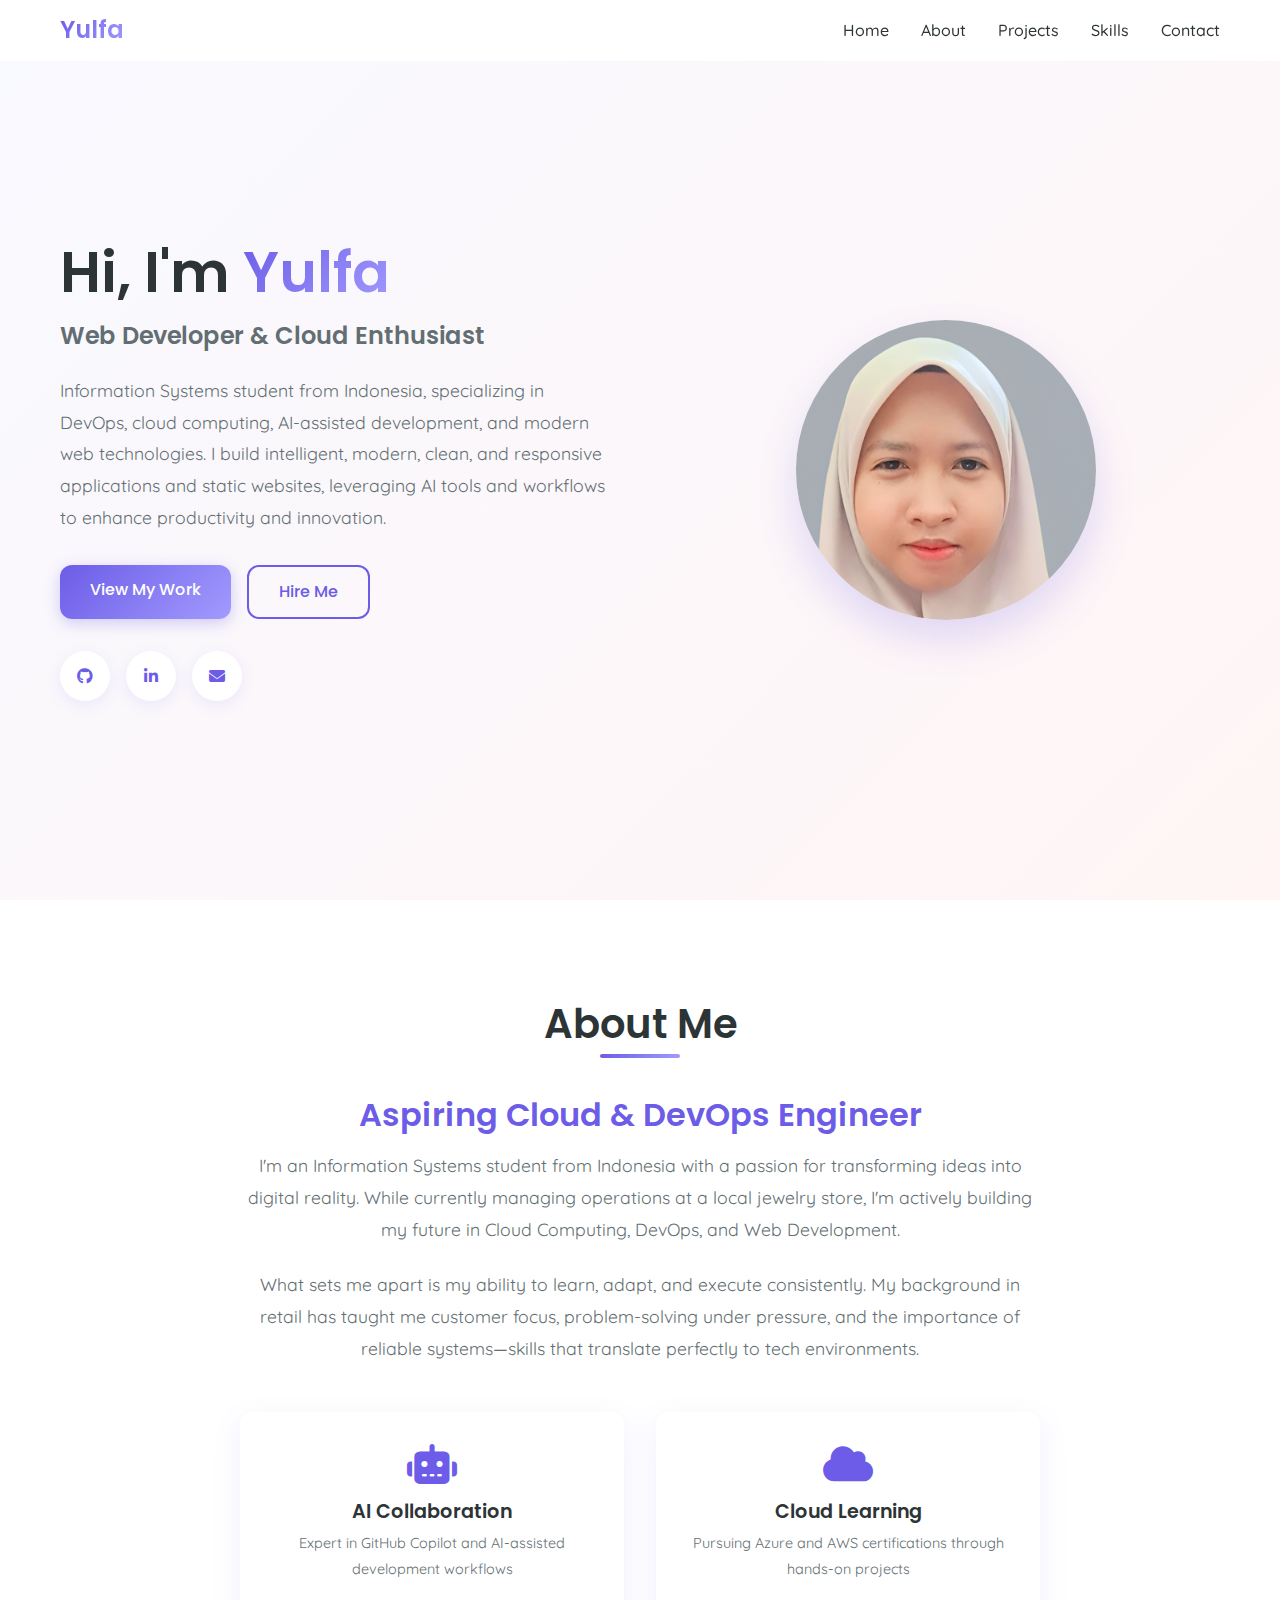
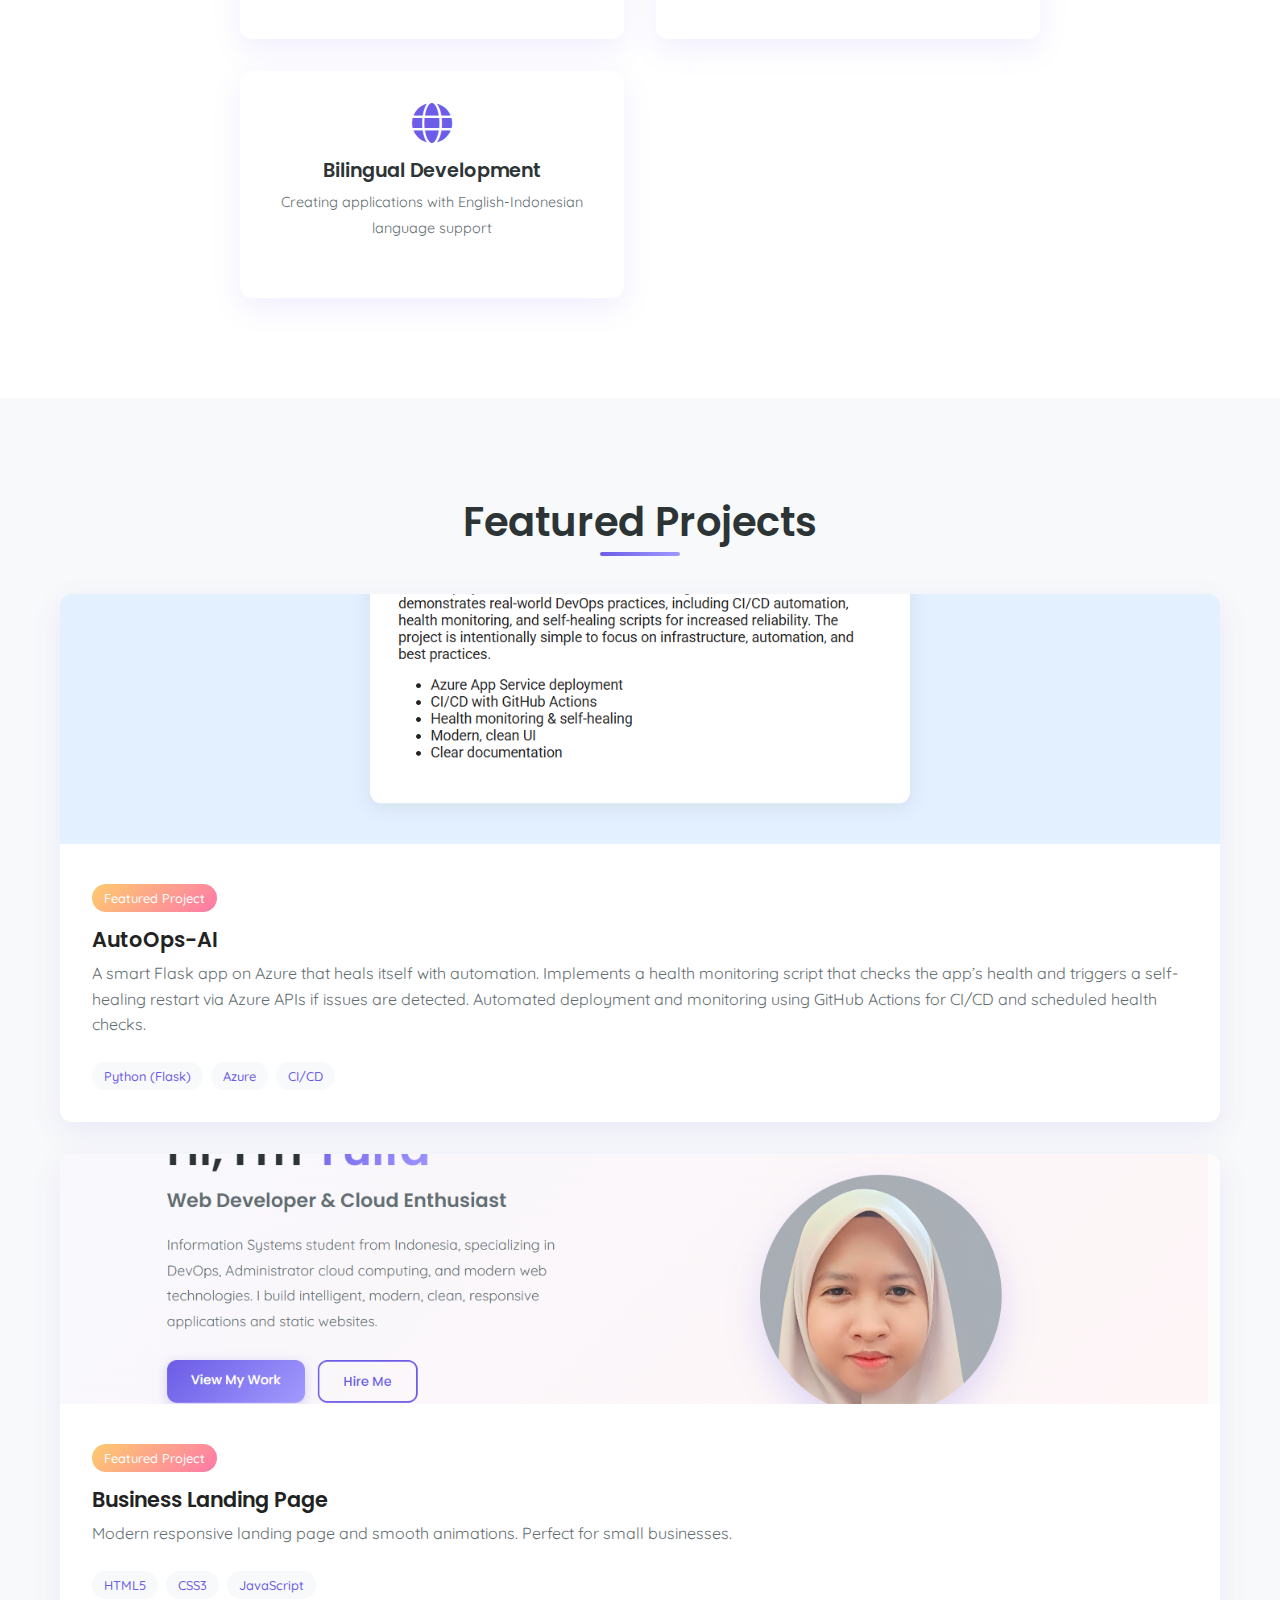
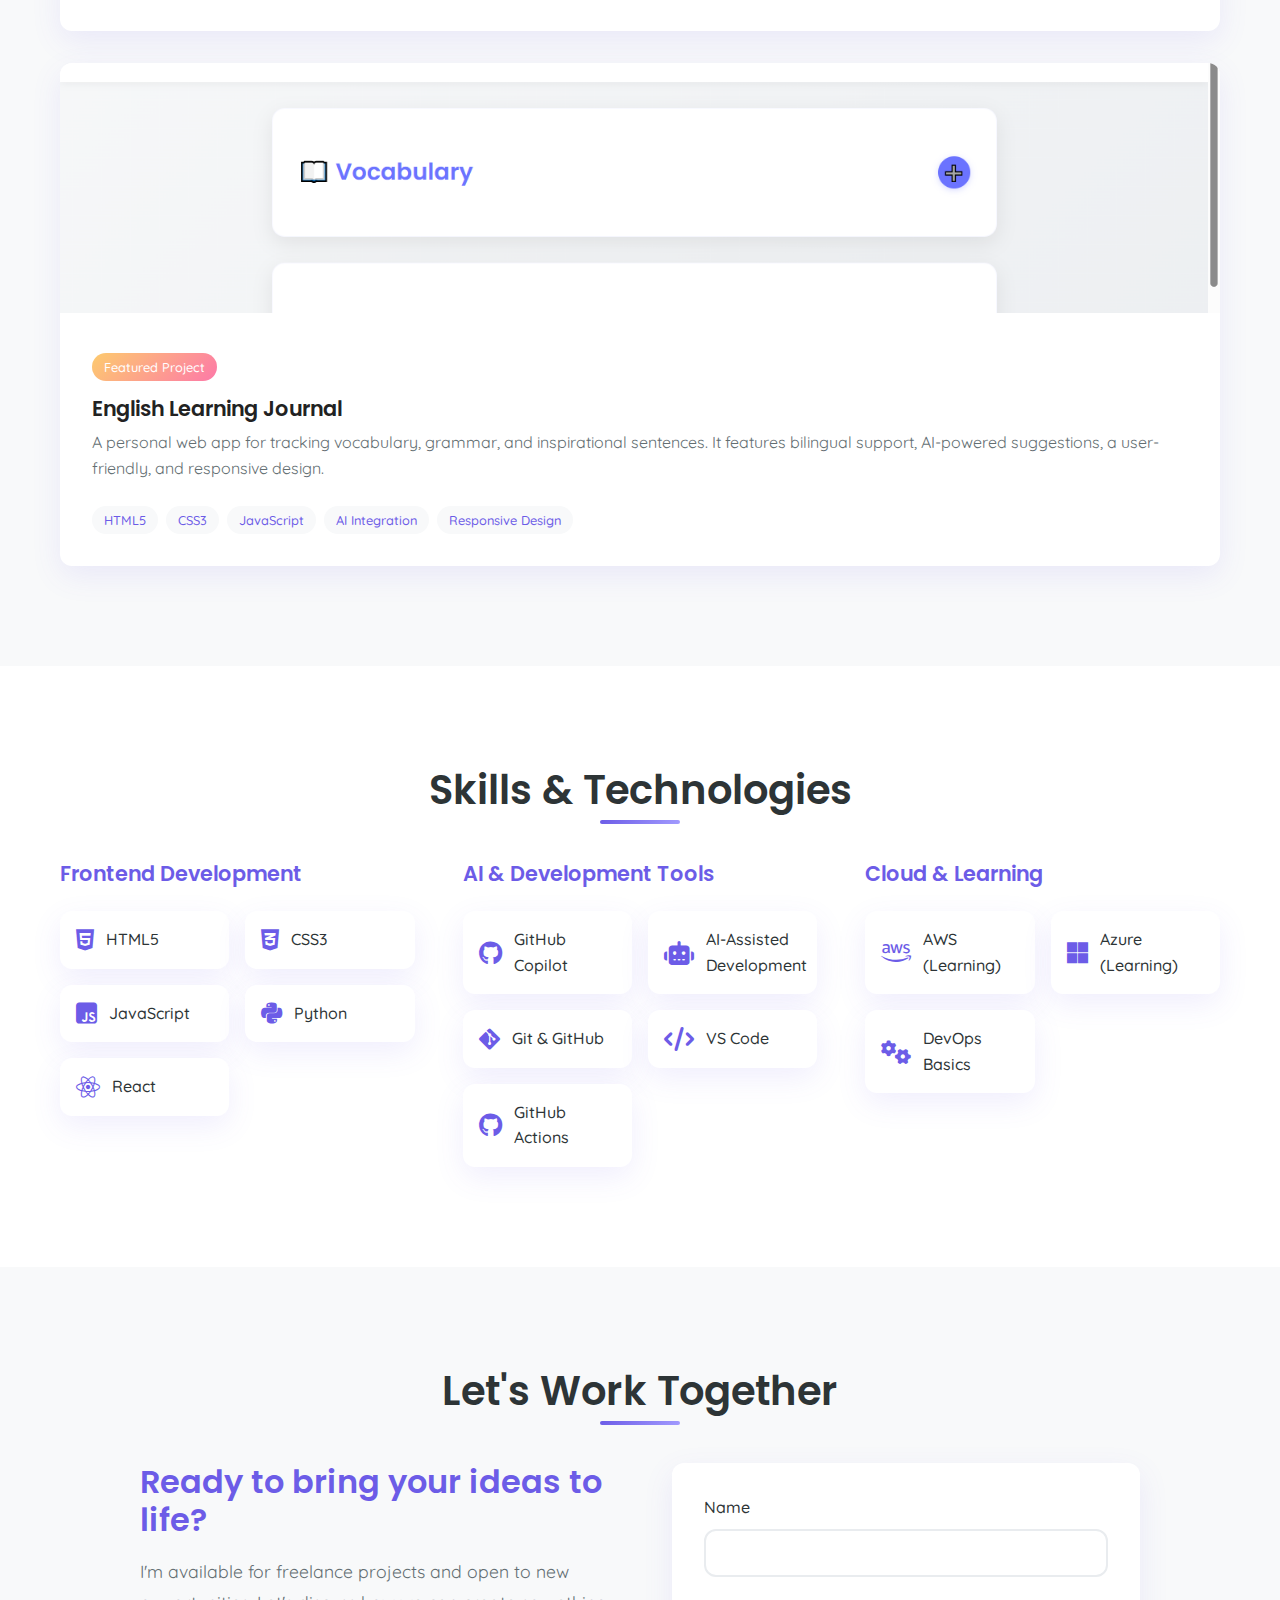
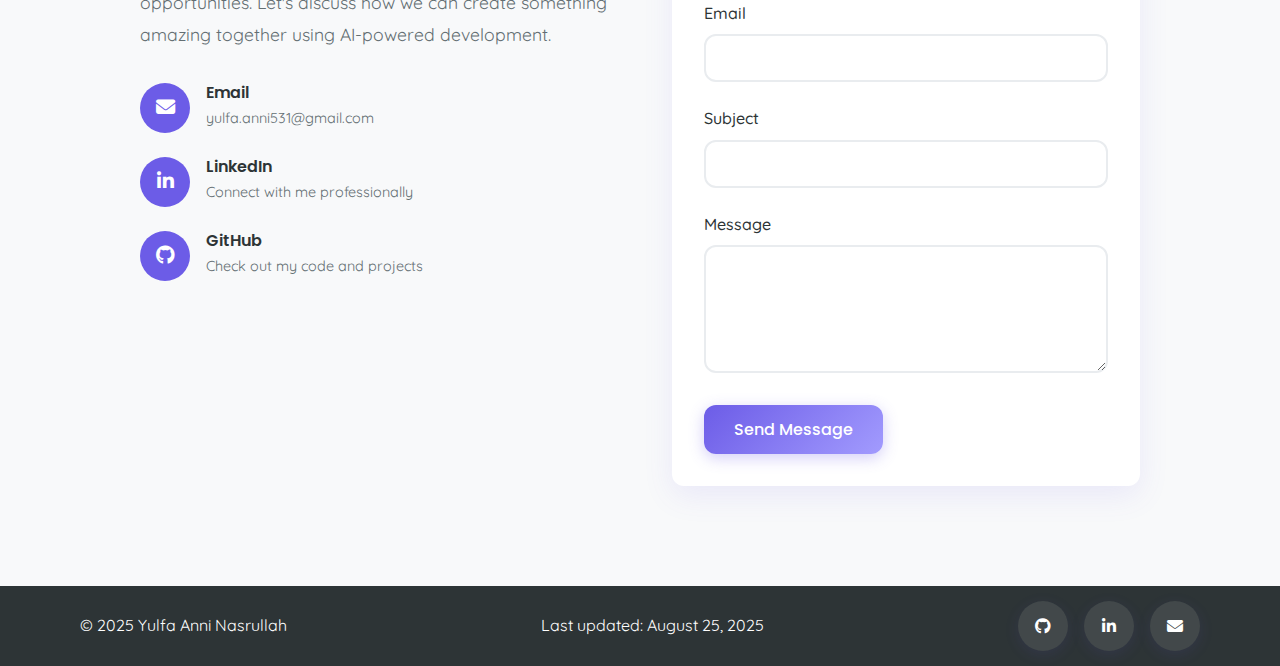
<file: index.html>
<!DOCTYPE html>
<html lang="en">
<head>
    <meta charset="UTF-8">
    <meta name="viewport" content="width=device-width, initial-scale=1.0">
    <title>Yulfa - Web Developer | Portfolio</title>
    <meta name="description" content="Information Systems student specializing in AI-assisted development, cloud computing, and modern web technologies. Available for freelance projects.">
    
    <!-- Google Fonts -->
    <link rel="preconnect" href="https://fonts.googleapis.com">
    <link rel="preconnect" href="https://fonts.gstatic.com" crossorigin>
    <link href="https://fonts.googleapis.com/css2?family=Poppins:wght@300;400;500;600;700&family=Quicksand:wght@300;400;500;600;700&display=swap" rel="stylesheet">
    
    <!-- Font Awesome for icons -->
    <link rel="stylesheet" href="https://cdnjs.cloudflare.com/ajax/libs/font-awesome/6.4.0/css/all.min.css">
    
    <!-- CSS -->
    <link rel="stylesheet" href="style.css">
</head>
<body>
    <!-- Navigation -->
    <nav class="navbar" id="navbar">
        <div class="nav-container">
            <div class="nav-logo">
                <h2>Yulfa</h2>
            </div>
            <ul class="nav-menu" id="nav-menu">
                <li class="nav-item">
                    <a href="#home" class="nav-link">Home</a>
                </li>
                <li class="nav-item">
                    <a href="#about" class="nav-link">About</a>
                </li>
                <li class="nav-item">
                    <a href="#projects" class="nav-link">Projects</a>
                </li>
                <li class="nav-item">
                    <a href="#skills" class="nav-link">Skills</a>
                </li>
                <li class="nav-item">
                    <a href="#contact" class="nav-link">Contact</a>
                </li>
            </ul>
            <div class="nav-toggle" id="mobile-menu">
                <span class="bar"></span>
                <span class="bar"></span>
                <span class="bar"></span>
            </div>
        </div>
    </nav>

    <!-- Hero Section -->
    <section id="home" class="hero">
        <div class="hero-container">
            <div class="hero-content">
                <h1 class="hero-title">
                    Hi, I'm <span class="text-gradient">Yulfa</span>
                </h1>
                <h2 class="hero-subtitle">Web Developer & Cloud Enthusiast</h2>
                <p class="hero-description">
                    Information Systems student from Indonesia, specializing in DevOps, cloud computing, AI-assisted development, and modern web technologies. I build intelligent, modern, clean, and responsive applications and static websites, leveraging AI tools and workflows to enhance productivity and innovation.
                </p>
                <div class="hero-buttons">
                    <a href="#projects" class="btn btn-primary">View My Work</a>
                    <a href="#contact" class="btn btn-outline">Hire Me</a>
                </div>
                <div class="hero-social">
                    <a href="https://github.com/nuwnian" target="_blank" class="social-link">
                        <i class="fab fa-github"></i>
                    </a>
                    <a href="https://www.linkedin.com/in/yulfa-anni-b31326286" target="_blank" class="social-link">
                        <i class="fab fa-linkedin-in"></i>
                    </a>
                    <a href="mailto:yulfa.anni531@gmail.com" class="social-link">
                        <i class="fas fa-envelope"></i>
                    </a>
                </div>
            </div>
            <div class="hero-image">
                <div class="hero-avatar">
                    <img src="profile-pict.png" alt="Yulfa - Web Developer" />
                </div>
            </div>
        </div>
    </section>

    <!-- About Section -->
    <section id="about" class="about">
        <div class="container">
            <h2 class="section-title">About Me</h2>
            <div class="about-content">
                <div class="about-text">
                    <h3>Aspiring Cloud & DevOps Engineer</h3>
                    <p>
                        I'm an Information Systems student from Indonesia with a passion for transforming ideas 
                        into digital reality. While currently managing operations at a local jewelry store, 
                        I'm actively building my future in Cloud Computing, DevOps, and Web Development.
                    </p>
                    <p>
                        What sets me apart is my ability to learn, adapt, and execute consistently. My background 
                        in retail has taught me customer focus, problem-solving under pressure, and the importance 
                        of reliable systems—skills that translate perfectly to tech environments.
                    </p>
                    <div class="about-highlights">
                        <div class="highlight">
                            <i class="fas fa-robot"></i>
                            <h4>AI Collaboration</h4>
                            <p>Expert in GitHub Copilot and AI-assisted development workflows</p>
                        </div>
                        <div class="highlight">
                            <i class="fas fa-cloud"></i>
                            <h4>Cloud Learning</h4>
                            <p>Pursuing Azure and AWS certifications through hands-on projects</p>
                        </div>
                        <div class="highlight">
                            <i class="fas fa-globe"></i>
                            <h4>Bilingual Development</h4>
                            <p>Creating applications with English-Indonesian language support</p>
                        </div>
                    </div>
                </div>
            </div>
        </div>
    </section>

    <!-- Projects Section -->
    <section id="projects" class="projects">
        <div class="container">
            <h2 class="section-title">Featured Projects</h2>
            <div class="projects-grid">

                <!-- AutoOps-AI Project -->
                <div class="project-card featured">
                    <div class="project-image">
                        <img src="autoops.png" alt="AutoOps-AI Screenshot">
                        <div class="project-overlay">
                            <div class="project-links">
                                <!-- <a href="https://autoops-ai.azurewebsites.net/" target="_blank" class="project-link">
                                    <i class="fas fa-external-link-alt"></i> View Live
                                </a> -->
                                <a href="https://github.com/nuwnian/AutoOps-AI" target="_blank" class="project-link">
                                    <i class="fab fa-github"></i>
                                </a>
                            </div>
                        </div>
                    </div>
                    <div class="project-content">
                        <div class="project-badge">Featured Project</div>
                        <h3><a href="https://autoops-ai.azurewebsites.net/" target="_blank" class="project-title-link">AutoOps-AI</a></h3>
                        <p>A smart Flask app on Azure that heals itself with automation. Implements a health monitoring script that checks the app’s health and triggers a self-healing restart via Azure APIs if issues are detected. Automated deployment and monitoring using GitHub Actions for CI/CD and scheduled health checks.</p>
                        <div class="project-tech">
                            <span class="tech-tag">Python (Flask)</span>
                            <span class="tech-tag">Azure</span>
                            <span class="tech-tag">CI/CD</span>
                        </div>
                    </div>
                </div>
                <!-- Business Landing Page - Now First Project -->
                <div class="project-card featured">
                    <div class="project-image">
                        <img src="porto-pict (2).png" alt="Business Landing Page Screenshot">
                        <div class="project-overlay">
                            <div class="project-links">
                                <!-- <a href="#" target="_blank" class="project-link">
                                    <i class="fas fa-external-link-alt"></i> View Live -->
                                </a>
                                <a href="#" target="_blank" class="project-link">
                                    <i class="fab fa-github"></i> 
                                </a>
                            </div>
                        </div>
                    </div>
                    <div class="project-content">
                        <div class="project-badge">Featured Project</div>
                        <h3><a href="#" target="_blank" class="project-title-link">Business Landing Page</a></h3>
                        <p>Modern responsive landing page and smooth animations. Perfect for small businesses.</p>
                        <div class="project-tech">
                            <span class="tech-tag">HTML5</span>
                            <span class="tech-tag">CSS3</span>
                            <span class="tech-tag">JavaScript</span>
                        </div>
                    </div>
                </div>

                <!-- English Learning Journal - Now Second Project -->
                <div class="project-card featured">
                    <div class="project-image">
                        <img src="image1.png" alt="English Learning Journal Screenshot">
                        <div class="project-overlay">
                            <div class="project-links">
                                <a href="https://github.com/nuwnian/english-learning-journal" target="_blank" class="project-link">
                                    <i class="fab fa-github"></i>
                                </a>
                            </div>
                        </div>
                    </div>
                    <div class="project-content">
                        <div class="project-badge">Featured Project</div>
                        <h3><a href="https://beamish-semifreddo-fcfada.netlify.app/" target="_blank" class="project-title-link">English Learning Journal</a></h3>
                        <p>A personal web app for tracking vocabulary, grammar, and inspirational sentences. It features bilingual support, AI-powered suggestions, a user-friendly, and responsive design.</p>
                        <div class="project-tech">
                            <span class="tech-tag">HTML5</span>
                            <span class="tech-tag">CSS3</span>
                            <span class="tech-tag">JavaScript</span>
                            <span class="tech-tag">AI Integration</span>
                            <span class="tech-tag">Responsive Design</span>
                        </div>
                    </div>
                </div>
        </div>
    </section>

    <!-- Skills Section -->
    <section id="skills" class="skills">
        <div class="container">
            <h2 class="section-title">Skills & Technologies</h2>
            <div class="skills-content">
                <div class="skills-category">
                    <h3>Frontend Development</h3>
                    <div class="skills-list">
                        <div class="skill-item">
                            <i class="fab fa-html5"></i>
                            <span>HTML5</span>
                        </div>
                        <div class="skill-item">
                            <i class="fab fa-css3-alt"></i>
                            <span>CSS3</span>
                        </div>
                        <div class="skill-item">
                            <i class="fab fa-js-square"></i>
                            <span>JavaScript</span>
                        </div>
                        <div class="skill-item">
                            <i class="fab fa-python"></i>
                            <span>Python</span>
                        </div>
                        <div class="skill-item">
                            <i class="fab fa-react"></i>
                            <span>React</span>
                        </div>
                    </div>
                </div>
                
                <div class="skills-category">
                    <h3>AI & Development Tools</h3>
                    <div class="skills-list">
                        <div class="skill-item">
                            <i class="fab fa-github"></i>
                            <span>GitHub Copilot</span>
                        </div>
                        <div class="skill-item">
                            <i class="fas fa-robot"></i>
                            <span>AI-Assisted Development</span>
                        </div>
                        <div class="skill-item">
                            <i class="fab fa-git-alt"></i>
                            <span>Git & GitHub</span>
                        </div>
                        <div class="skill-item">
                            <i class="fas fa-code"></i>
                            <span>VS Code</span>
                        </div>
                        <div class="skill-item">
                            <i class="fab fa-github"></i>
                            <span>GitHub Actions</span>
                        </div>
                    </div>
                </div>
                
                <div class="skills-category">
                    <h3>Cloud & Learning</h3>
                    <div class="skills-list">
                        <div class="skill-item">
                            <i class="fab fa-aws"></i>
                            <span>AWS (Learning)</span>
                        </div>
                        <div class="skill-item">
                            <i class="fab fa-microsoft"></i>
                            <span>Azure (Learning)</span>
                        </div>
                        <div class="skill-item">
                            <i class="fas fa-cogs"></i>
                            <span>DevOps Basics</span>
                        </div>
                        
                    </div>
                </div>
            </div>
        </div>
    </section>

    <!-- Contact Section -->
    <section id="contact" class="contact">
        <div class="container">
            <h2 class="section-title">Let's Work Together</h2>
            <div class="contact-content">
                <div class="contact-info">
                    <h3>Ready to bring your ideas to life?</h3>
                    <p>I'm available for freelance projects and open to new opportunities. Let's discuss how we can create something amazing together using AI-powered development.</p>
                    
                    <div class="contact-methods">
                        <div class="contact-method">
                            <i class="fas fa-envelope"></i>
                            <div>
                                <h4>Email</h4>
                                <p>yulfa.anni531@gmail.com</p>
                            </div>
                        </div>
                        <div class="contact-method">
                            <i class="fab fa-linkedin-in"></i>
                            <div>
                                <h4>LinkedIn</h4>
                                <p>Connect with me professionally</p>
                            </div>
                        </div>
                        <div class="contact-method">
                            <i class="fab fa-github"></i>
                            <div>
                                <h4>GitHub</h4>
                                <p>Check out my code and projects</p>
                            </div>
                        </div>
                    </div>
                </div>
                
                <form class="contact-form" id="contact-form">
                    <div class="form-group">
                        <label for="name">Name</label>
                        <input type="text" id="name" name="name" required>
                    </div>
                    <div class="form-group">
                        <label for="email">Email</label>
                        <input type="email" id="email" name="email" required>
                    </div>
                    <div class="form-group">
                        <label for="subject">Subject</label>
                        <input type="text" id="subject" name="subject" required>
                    </div>
                    <div class="form-group">
                        <label for="message">Message</label>
                        <textarea id="message" name="message" rows="5" required></textarea>
                    </div>
                    <button type="submit" class="btn btn-primary">Send Message</button>
                </form>
            </div>
        </div>
    </section>

    <!-- Footer -->
    <footer class="footer">
        <div class="container">
            <div class="footer-content">
                <p>&copy; 2025 Yulfa Anni Nasrullah </p>
                <p class="footer-updated">Last updated: August 25, 2025</p>
                <div class="footer-social">
                    <a href="https://github.com/nuwnian" target="_blank" class="social-link">
                        <i class="fab fa-github"></i>
                    </a>
                    <a href="https://linkedin.com/in/yourprofile" target="_blank" class="social-link">
                        <i class="fab fa-linkedin-in"></i>
                    </a>
                    <a href="mailto:yulfa.anni531@gmail.com" class="social-link">
                        <i class="fas fa-envelope"></i>
                    </a>
                </div>
            </div>
        </div>
    </footer>

    <!-- JavaScript -->
    <script src="script.js"></script>
</body>
                        <style>
                            .project-title-link {
                                color: #222;
                                text-decoration: none;
                                transition: color 0.2s, text-shadow 0.2s;
                            }
                            .project-title-link:hover {
                                color: #222;
                                text-shadow: 0 2px 8px rgba(124,58,237,0.08);
                                text-decoration: none;
                                cursor: pointer;
                            }
                            .project-title-link:visited {
                                color: #b39ddb;
                            }
                        </style>
</file>
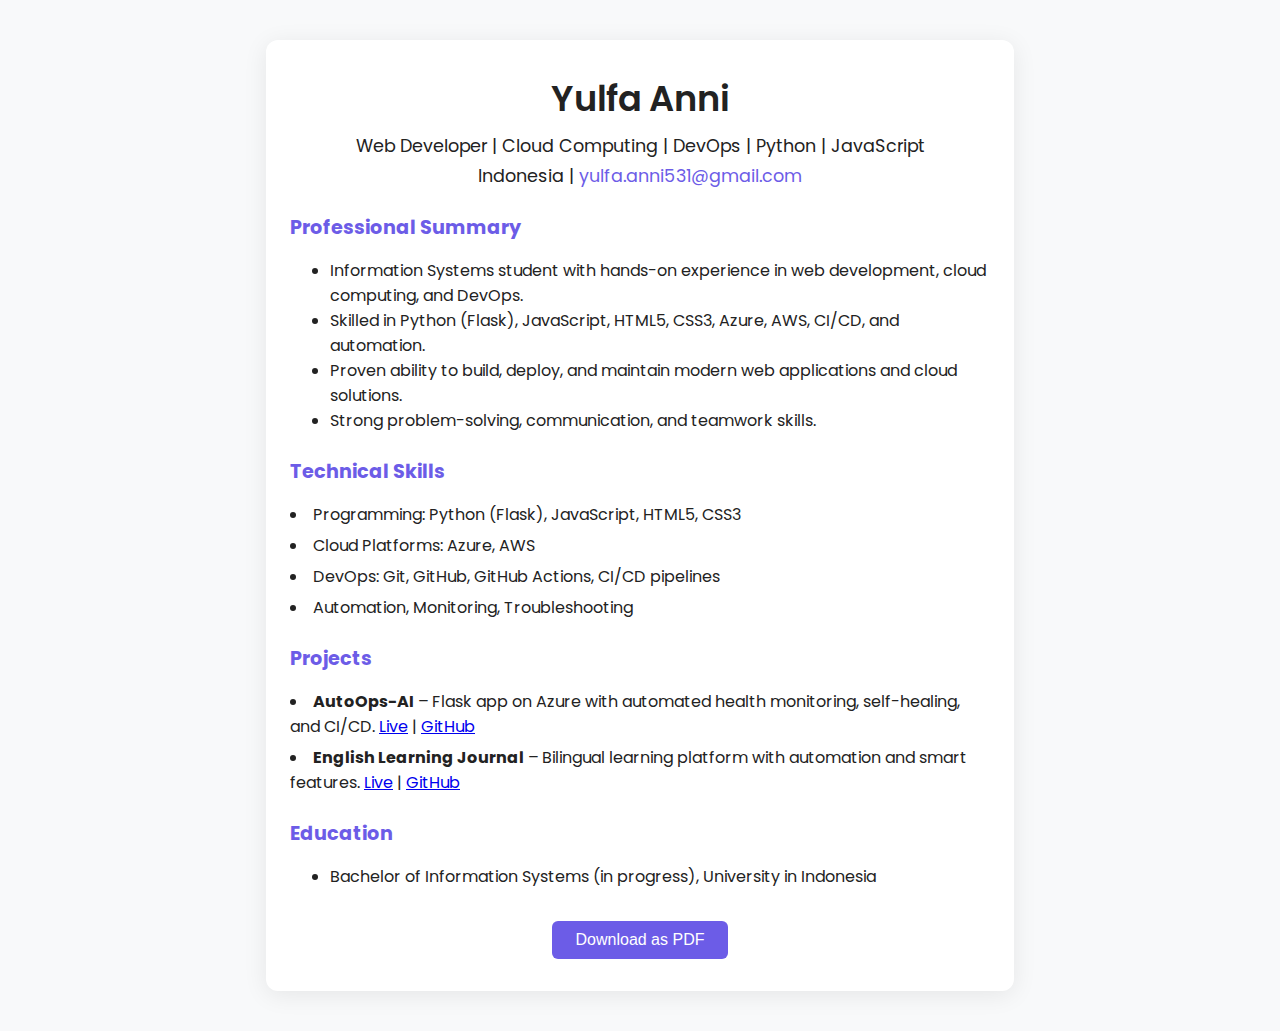
<file: cv-site/index.html>
<!DOCTYPE html>
<html lang="en">
<head>
    <meta charset="UTF-8">
    <meta name="viewport" content="width=device-width, initial-scale=1.0">
    <title>Yulfa Anni – Resume</title>
    <link rel="stylesheet" href="style.css">
    <link href="https://fonts.googleapis.com/css2?family=Poppins:wght@400;600&display=swap" rel="stylesheet">
</head>
<body>
    <main class="cv-container">
        <header class="cv-header">
            <h1>Yulfa Anni</h1>
            <p>Web Developer | Cloud Computing | DevOps | Python | JavaScript</p>
            <p class="cv-contact">Indonesia | <a href="mailto:yulfa.anni531@gmail.com">yulfa.anni531@gmail.com</a></p>
        </header>
        <section class="cv-section">
            <h2>Professional Summary</h2>
            <ul>
                <li>Information Systems student with hands-on experience in web development, cloud computing, and DevOps.</li>
                <li>Skilled in Python (Flask), JavaScript, HTML5, CSS3, Azure, AWS, CI/CD, and automation.</li>
                <li>Proven ability to build, deploy, and maintain modern web applications and cloud solutions.</li>
                <li>Strong problem-solving, communication, and teamwork skills.</li>
            </ul>
        </section>
        <section class="cv-section">
            <h2>Technical Skills</h2>
            <ul class="cv-skills">
                <li>Programming: Python (Flask), JavaScript, HTML5, CSS3</li>
                <li>Cloud Platforms: Azure, AWS</li>
                <li>DevOps: Git, GitHub, GitHub Actions, CI/CD pipelines</li>
                <li>Automation, Monitoring, Troubleshooting</li>
            </ul>
        </section>
        <section class="cv-section">
            <h2>Projects</h2>
            <ul class="cv-projects">
                <li><strong>AutoOps-AI</strong> – Flask app on Azure with automated health monitoring, self-healing, and CI/CD. <a href="https://autoops-ai.azurewebsites.net/" target="_blank">Live</a> | <a href="https://github.com/nuwnian/AutoOps-AI" target="_blank">GitHub</a></li>
                <li><strong>English Learning Journal</strong> – Bilingual learning platform with automation and smart features. <a href="https://beamish-semifreddo-fcfada.netlify.app/" target="_blank">Live</a> | <a href="https://github.com/nuwnian/english-learning-journal" target="_blank">GitHub</a></li>
            </ul>
        </section>
        <section class="cv-section">
            <h2>Education</h2>
            <ul>
                <li>Bachelor of Information Systems (in progress), University in Indonesia</li>
            </ul>
        </section>
        <footer class="cv-footer">
            <button onclick="window.print()">Download as PDF</button>
        </footer>
    </main>
</body>
</html>
</file>
<file: style.css>
.project-title-link:link {
    color: #222 !important;
}
/* Project Title Link Styles */
.project-title-link {
    color: #222;
    text-decoration: none;
    transition: color 0.2s, text-shadow 0.2s;
}
.project-title-link:hover {
    color: #7c3aed;
    text-shadow: 0 2px 8px rgba(124,58,237,0.08);
    text-decoration: none;
    cursor: pointer;
}
.project-title-link:visited {
    color: #b39ddb;
}
:root {
    /* Colors */
    --primary-color: #6c5ce7;
    --secondary-color: #fdcb6e;
    --accent-color: #00b894;
    --dark-color: #2d3436;
    --light-color: #ffffff;
    --gray-color: #636e72;
    --light-gray: #f8f9fa;
    --gradient-primary: linear-gradient(135deg, #6c5ce7 0%, #a29bfe 100%);
    --gradient-secondary: linear-gradient(135deg, #fdcb6e 0%, #fd79a8 100%);
    
    /* Typography */
    --font-heading: 'Poppins', sans-serif;
    --font-body: 'Quicksand', sans-serif;
    
    /* Spacing */
    --section-padding: 100px 0;
    --container-max-width: 1200px;
    --border-radius: 12px;
    --box-shadow: 0 10px 30px rgba(108, 92, 231, 0.1);
    --transition: all 0.3s ease;
}

/* Reset and Base Styles */
* {
    margin: 0;
    padding: 0;
    box-sizing: border-box;
}

html {
    scroll-behavior: smooth;
}

body {
    font-family: var(--font-body);
    line-height: 1.6;
    color: var(--dark-color);
    background-color: var(--light-color);
}

.container {
    max-width: var(--container-max-width);
    margin: 0 auto;
    padding: 0 20px;
}

/* Typography */
h1, h2, h3, h4, h5, h6 {
    font-family: var(--font-heading);
    font-weight: 600;
    line-height: 1.2;
    margin-bottom: 1rem;
}

.text-gradient {
    background: var(--gradient-primary);
    -webkit-background-clip: text;
    -webkit-text-fill-color: transparent;
    background-clip: text;
}

.section-title {
    font-size: 2.5rem;
    text-align: center;
    margin-bottom: 3rem;
    position: relative;
}

.section-title::after {
    content: '';
    position: absolute;
    bottom: -10px;
    left: 50%;
    transform: translateX(-50%);
    width: 80px;
    height: 4px;
    background: var(--gradient-primary);
    border-radius: 2px;
}

/* Buttons */
.btn {
    display: inline-block;
    padding: 12px 30px;
    border: none;
    border-radius: var(--border-radius);
    text-decoration: none;
    font-family: var(--font-heading);
    font-weight: 500;
    font-size: 1rem;
    cursor: pointer;
    transition: var(--transition);
    text-align: center;
}

.btn-primary {
    background: var(--gradient-primary);
    color: var(--light-color);
    box-shadow: 0 4px 15px rgba(108, 92, 231, 0.3);
}

.btn-primary:hover {
    transform: translateY(-2px);
    box-shadow: 0 6px 20px rgba(108, 92, 231, 0.4);
}

.btn-outline {
    background: transparent;
    color: var(--primary-color);
    border: 2px solid var(--primary-color);
}

.btn-outline:hover {
    background: var(--primary-color);
    color: var(--light-color);
    transform: translateY(-2px);
}

/* Navigation */
.navbar {
    position: fixed;
    top: 0;
    left: 0;
    right: 0;
    background: rgba(255, 255, 255, 0.95);
    backdrop-filter: blur(10px);
    z-index: 1000;
    padding: 1rem 0;
    transition: var(--transition);
}

.navbar.scrolled {
    box-shadow: var(--box-shadow);
}

.nav-container {
    max-width: var(--container-max-width);
    margin: 0 auto;
    padding: 0 20px;
    display: flex;
    justify-content: space-between;
    align-items: center;
}

.nav-logo h2 {
    background: var(--gradient-primary);
    -webkit-background-clip: text;
    -webkit-text-fill-color: transparent;
    background-clip: text;
    margin-bottom: 0;
}

.nav-menu {
    display: flex;
    list-style: none;
    gap: 2rem;
}

.nav-link {
    text-decoration: none;
    color: var(--dark-color);
    font-weight: 500;
    transition: var(--transition);
    position: relative;
}

.nav-link::after {
    content: '';
    position: absolute;
    bottom: -5px;
    left: 0;
    width: 0;
    height: 2px;
    background: var(--gradient-primary);
    transition: width 0.3s ease;
}

.nav-link:hover::after,
.nav-link.active::after {
    width: 100%;
}

.nav-toggle {
    display: none;
    flex-direction: column;
    cursor: pointer;
}

.bar {
    width: 25px;
    height: 3px;
    background: var(--dark-color);
    margin: 3px 0;
    transition: var(--transition);
}

/* Hero Section */
.hero {
    padding: 120px 0 80px;
    background: linear-gradient(135deg, #f8f9ff 0%, #fff5f5 100%);
    min-height: 100vh;
    display: flex;
    align-items: center;
}

.hero-container {
    max-width: var(--container-max-width);
    margin: 0 auto;
    padding: 0 20px;
    display: grid;
    grid-template-columns: 1fr 1fr;
    gap: 4rem;
    align-items: center;
}

.hero-title {
    font-size: 3.5rem;
    margin-bottom: 1rem;
}

.hero-subtitle {
    font-size: 1.5rem;
    color: var(--gray-color);
    margin-bottom: 1.5rem;
}

.hero-description {
    font-size: 1.1rem;
    line-height: 1.8;
    margin-bottom: 2rem;
    color: var(--gray-color);
}

.hero-buttons {
    display: flex;
    gap: 1rem;
    margin-bottom: 2rem;
}

.hero-social {
    display: flex;
    gap: 1rem;
}

.social-link {
    display: flex;
    align-items: center;
    justify-content: center;
    width: 50px;
    height: 50px;
    background: var(--light-color);
    border-radius: 50%;
    color: var(--primary-color);
    text-decoration: none;
    box-shadow: 0 4px 15px rgba(108, 92, 231, 0.1);
    transition: var(--transition);
}

.social-link:hover {
    background: var(--primary-color);
    color: var(--light-color);
    transform: translateY(-2px);
    box-shadow: 0 6px 20px rgba(108, 92, 231, 0.3);
}

.hero-image {
    display: flex;
    justify-content: center;
    align-items: center;
}

.hero-avatar {
    width: 300px;
    height: 300px;
    border-radius: 50%;
    overflow: hidden;
    box-shadow: 0 20px 40px rgba(108, 92, 231, 0.2);
    position: relative;
}

.hero-avatar::before {
    content: '';
    position: absolute;
    inset: -5px;
    background: var(--gradient-primary);
    border-radius: 50%;
    z-index: -1;
}

.hero-avatar img {
    width: 100%;
    height: 100%;
    object-fit: cover;
}

/* About Section */
.about {
    padding: var(--section-padding);
}

.about-content {
    max-width: 800px;
    margin: 0 auto;
    text-align: center;
}

.about-text h3 {
    font-size: 2rem;
    color: var(--primary-color);
    margin-bottom: 1rem;
}

.about-text p {
    font-size: 1.1rem;
    line-height: 1.8;
    margin-bottom: 1.5rem;
    color: var(--gray-color);
}

.about-highlights {
    display: grid;
    grid-template-columns: repeat(auto-fit, minmax(250px, 1fr));
    gap: 2rem;
    margin-top: 3rem;
}

.highlight {
    background: var(--light-color);
    padding: 2rem;
    border-radius: var(--border-radius);
    box-shadow: var(--box-shadow);
    transition: var(--transition);
    text-align: center;
}

.highlight:hover {
    transform: translateY(-5px);
    box-shadow: 0 15px 40px rgba(108, 92, 231, 0.15);
}

.highlight i {
    font-size: 2.5rem;
    color: var(--primary-color);
    margin-bottom: 1rem;
}

.highlight h4 {
    font-size: 1.2rem;
    margin-bottom: 0.5rem;
}

.highlight p {
    color: var(--gray-color);
    font-size: 0.9rem;
}

/* Projects Section */
.projects {
    padding: var(--section-padding);
    background: var(--light-gray);
}

.projects-grid {
    display: grid;
    grid-template-columns: repeat(auto-fit, minmax(350px, 1fr));
    gap: 2rem;
}

.project-card {
    background: var(--light-color);
    border-radius: var(--border-radius);
    overflow: hidden;
    box-shadow: var(--box-shadow);
    transition: var(--transition);
}

.project-card:hover {
    transform: translateY(-5px);
    box-shadow: 0 15px 40px rgba(108, 92, 231, 0.15);
}

.project-card.featured {
    grid-column: span 2;
}

.project-image {
    position: relative;
    overflow: hidden;
}

.project-image img {
    width: 100%;
    height: 250px;
    object-fit: cover;
    transition: var(--transition);
}

.project-overlay {
    position: absolute;
    top: 0;
    left: 0;
    right: 0;
    bottom: 0;
    background: rgba(108, 92, 231, 0.9);
    display: flex;
    align-items: center;
    justify-content: center;
    opacity: 0;
    transition: var(--transition);
}

.project-card:hover .project-overlay {
    opacity: 1;
}

.project-card:hover .project-image img {
    transform: scale(1.1);
}

.project-links {
    display: flex;
    gap: 1rem;
}

.project-link {
    display: flex;
    align-items: center;
    justify-content: center;
    width: 50px;
    height: 50px;
    background: var(--light-color);
    border-radius: 50%;
    color: var(--primary-color);
    text-decoration: none;
    transition: var(--transition);
}

.project-link:hover {
    background: var(--secondary-color);
    transform: scale(1.1);
}

.project-content {
    padding: 2rem;
}

.project-badge {
    display: inline-block;
    background: var(--gradient-secondary);
    color: var(--light-color);
    padding: 0.25rem 0.75rem;
    border-radius: 15px;
    font-size: 0.8rem;
    font-weight: 500;
    margin-bottom: 1rem;
}

.project-content h3 {
    font-size: 1.3rem;
    margin-bottom: 0.5rem;
}

.project-content p {
    color: var(--gray-color);
    margin-bottom: 1.5rem;
    line-height: 1.6;
}

.project-tech {
    display: flex;
    flex-wrap: wrap;
    gap: 0.5rem;
}

.tech-tag {
    background: var(--light-gray);
    color: var(--primary-color);
    padding: 0.25rem 0.75rem;
    border-radius: 15px;
    font-size: 0.8rem;
    font-weight: 500;
}

/* Skills Section */
.skills {
    padding: var(--section-padding);
}

.skills-content {
    display: grid;
    grid-template-columns: repeat(auto-fit, minmax(300px, 1fr));
    gap: 3rem;
}

.skills-category h3 {
    font-size: 1.3rem;
    margin-bottom: 1.5rem;
    color: var(--primary-color);
}

.skills-list {
    display: grid;
    grid-template-columns: repeat(auto-fit, minmax(150px, 1fr));
    gap: 1rem;
}

.skill-item {
    display: flex;
    align-items: center;
    gap: 0.75rem;
    padding: 1rem;
    background: var(--light-color);
    border-radius: var(--border-radius);
    box-shadow: var(--box-shadow);
    transition: var(--transition);
}

.skill-item:hover {
    transform: translateY(-2px);
    box-shadow: 0 8px 25px rgba(108, 92, 231, 0.15);
}

.skill-item i {
    font-size: 1.5rem;
    color: var(--primary-color);
}

.skill-item span {
    font-weight: 500;
    color: var(--dark-color);
}

/* Contact Section */
.contact {
    padding: var(--section-padding);
    background: var(--light-gray);
}

.contact-content {
    display: grid;
    grid-template-columns: 1fr 1fr;
    gap: 4rem;
    max-width: 1000px;
    margin: 0 auto;
}

.contact-info h3 {
    font-size: 2rem;
    margin-bottom: 1rem;
    color: var(--primary-color);
}

.contact-info p {
    font-size: 1.1rem;
    line-height: 1.8;
    color: var(--gray-color);
    margin-bottom: 2rem;
}

.contact-methods {
    display: flex;
    flex-direction: column;
    gap: 1.5rem;
}

.contact-method {
    display: flex;
    align-items: center;
    gap: 1rem;
}

.contact-method i {
    width: 50px;
    height: 50px;
    display: flex;
    align-items: center;
    justify-content: center;
    background: var(--primary-color);
    color: var(--light-color);
    border-radius: 50%;
    font-size: 1.2rem;
}

.contact-method h4 {
    margin-bottom: 0.25rem;
    color: var(--dark-color);
}

.contact-method p {
    color: var(--gray-color);
    margin-bottom: 0;
    font-size: 0.9rem;
}

.contact-form {
    background: var(--light-color);
    padding: 2rem;
    border-radius: var(--border-radius);
    box-shadow: var(--box-shadow);
}

.form-group {
    margin-bottom: 1.5rem;
}

.form-group label {
    display: block;
    margin-bottom: 0.5rem;
    font-weight: 500;
    color: var(--dark-color);
}

.form-group input,
.form-group textarea {
    width: 100%;
    padding: 0.75rem;
    border: 2px solid #e9ecef;
    border-radius: var(--border-radius);
    font-family: var(--font-body);
    font-size: 1rem;
    transition: var(--transition);
}

.form-group input:focus,
.form-group textarea:focus {
    outline: none;
    border-color: var(--primary-color);
    box-shadow: 0 0 0 3px rgba(108, 92, 231, 0.1);
}

.form-group textarea {
    resize: vertical;
    min-height: 120px;
}

/* Footer */
.footer {
    background: var(--dark-color);
    color: var(--light-color);
    padding: 15px 0;
    text-align: center;
}

.footer-content {
    display: flex;
    justify-content: space-between;
    align-items: center;
    max-width: var(--container-max-width);
    margin: 0 auto;
    padding: 0 20px;
}

.footer-social {
    display: flex;
    gap: 1rem;
}

.footer .social-link {
    background: rgba(255, 255, 255, 0.1);
    color: var(--light-color);
}

.footer .social-link:hover {
    background: var(--primary-color);
}

/* Responsive Design */
@media (max-width: 768px) {
    .nav-menu {
        position: fixed;
        left: -100%;
        top: 70px;
        flex-direction: column;
        background: var(--light-color);
        width: 100%;
        text-align: center;
        transition: 0.3s;
        box-shadow: var(--box-shadow);
        padding: 2rem 0;
    }

    .nav-menu.active {
        left: 0;
    }

    .nav-menu li {
        margin: 1rem 0;
    }

    .nav-toggle {
        display: flex;
    }

    .nav-toggle.active .bar:nth-child(2) {
        opacity: 0;
    }

    .nav-toggle.active .bar:nth-child(1) {
        transform: translateY(9px) rotate(45deg);
    }

    .nav-toggle.active .bar:nth-child(3) {
        transform: translateY(-9px) rotate(-45deg);
    }

    .hero-container {
        grid-template-columns: 1fr;
        text-align: center;
        gap: 2rem;
    }

    .hero-title {
        font-size: 2.5rem;
    }

    .hero-buttons {
        flex-direction: column;
        align-items: center;
        gap: 0.5rem;
    }

    .hero-buttons .btn {
        width: 200px;
    }

    .section-title {
        font-size: 2rem;
    }

    .about-highlights {
        grid-template-columns: 1fr;
    }

    .projects-grid {
        grid-template-columns: 1fr;
    }

    .project-card.featured {
        grid-column: span 1;
    }

    .skills-content {
        grid-template-columns: 1fr;
    }

    .skills-list {
        grid-template-columns: 1fr;
    }

    .contact-content {
        grid-template-columns: 1fr;
        gap: 2rem;
    }

    .footer-content {
        flex-direction: column;
        gap: 1rem;
    }

    .hero-avatar {
        width: 250px;
        height: 250px;
    }
}

@media (max-width: 480px) {
    .hero {
        padding: 100px 0 60px;
    }

    .hero-title {
        font-size: 2rem;
    }

    .hero-subtitle {
        font-size: 1.2rem;
    }

    .section-title {
        font-size: 1.8rem;
    }

    .hero-avatar {
        width: 200px;
        height: 200px;
    }

    :root {
        --section-padding: 60px 0;
    }
}

/* Animations */
@keyframes fadeInUp {
    from {
        opacity: 0;
        transform: translateY(30px);
    }
    to {
        opacity: 1;
        transform: translateY(0);
    }
}

.animate-fade-in-up {
    animation: fadeInUp 0.6s ease-out forwards;
}

/* Smooth scrolling enhancement */
@media (prefers-reduced-motion: no-preference) {
    html {
        scroll-behavior: smooth;
    }
}

/* Loading states */
.loading {
    opacity: 0.6;
    pointer-events: none;
}

/* Focus styles for accessibility */
button:focus-visible,
a:focus-visible,
input:focus-visible,
textarea:focus-visible {
    outline: 2px solid var(--primary-color);
    outline-offset: 2px;
}
</file>
<file: cv-site/style.css>
body {
    font-family: 'Poppins', Arial, sans-serif;
    background: #f8f9fa;
    color: #222;
    margin: 0;
    padding: 0;
}
.cv-container {
    max-width: 700px;
    margin: 40px auto;
    background: #fff;
    border-radius: 12px;
    box-shadow: 0 4px 24px rgba(0,0,0,0.08);
    padding: 32px 24px;
}
.cv-header {
    text-align: center;
    margin-bottom: 24px;
}
.cv-header h1 {
    margin: 0 0 8px 0;
    font-size: 2.2rem;
    font-weight: 600;
}
.cv-header p {
    margin: 4px 0;
    font-size: 1.1rem;
}
.cv-contact a {
    color: #6c5ce7;
    text-decoration: none;
}
.cv-section {
    margin-bottom: 24px;
}
.cv-section h2 {
    font-size: 1.2rem;
    color: #6c5ce7;
    margin-bottom: 8px;
}
.cv-skills, .cv-projects {
    list-style: disc inside;
    padding-left: 0;
}
.cv-skills li, .cv-projects li {
    margin-bottom: 6px;
}
.cv-footer {
    text-align: center;
    margin-top: 32px;
}
.cv-footer button {
    background: #6c5ce7;
    color: #fff;
    border: none;
    border-radius: 6px;
    padding: 10px 24px;
    font-size: 1rem;
    cursor: pointer;
    transition: background 0.2s;
}
.cv-footer button:hover {
    background: #4834d4;
}
@media print {
    body {
        background: #fff;
    }
    .cv-container {
        box-shadow: none;
        border-radius: 0;
        margin: 0;
        padding: 0 0 0 0;
    }
    .cv-footer {
        display: none;
    }
}
</file>
